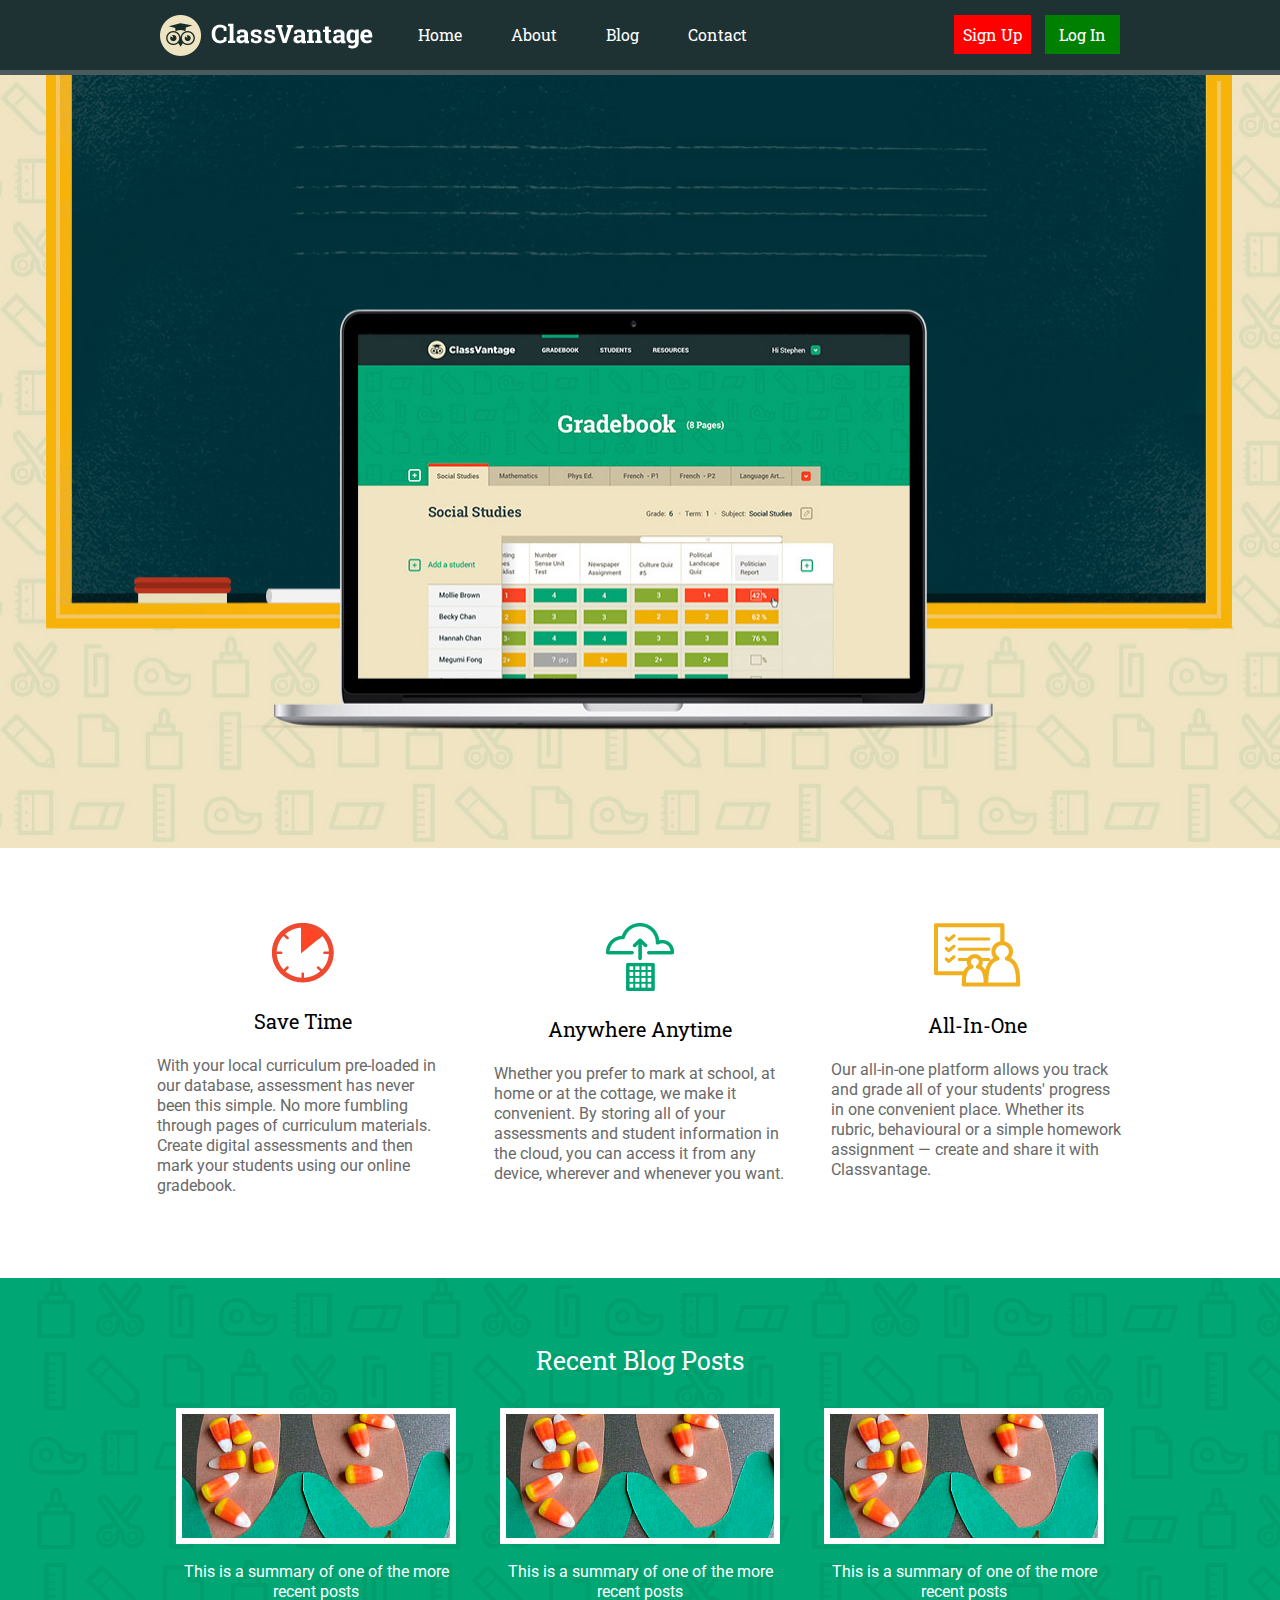
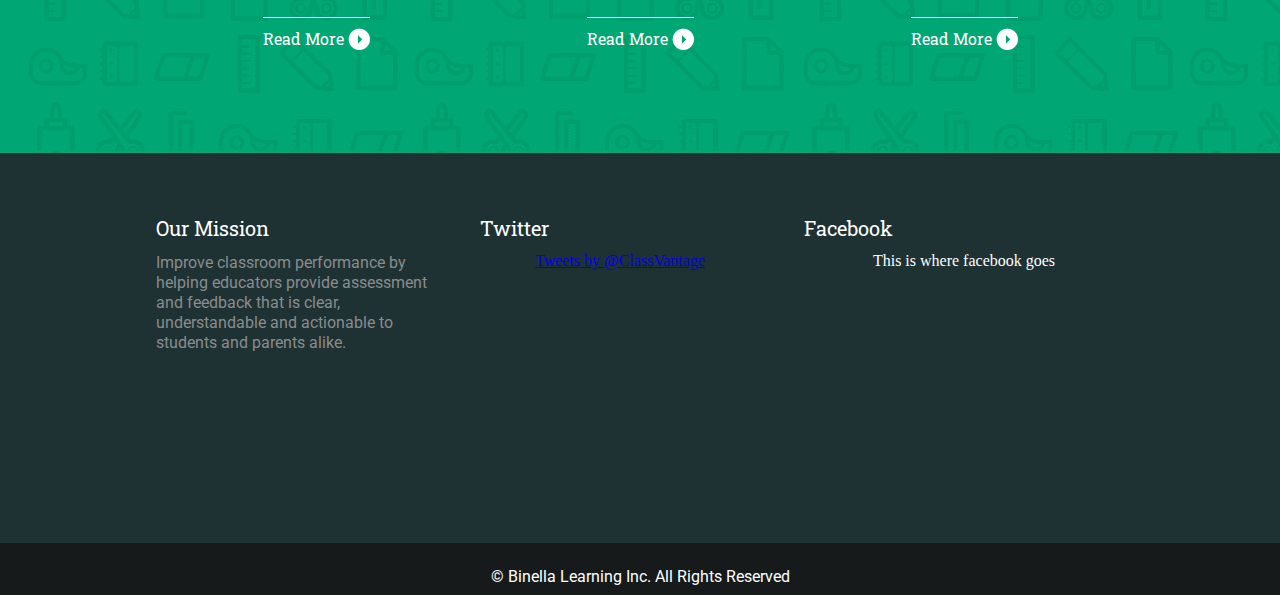
<file: index.html>
<!DOCTYPE HTML>
<html lang="en-US">
<head>
	<title>Marketing Site</title>
	<!-- Define our viewport and disable user zooming -->
	<meta name="viewport" content="width=device-width, initial-scale=1.0, user-scalable=no">
	<!-- We are using two stylesheets to keep things clear -->
	<link rel="stylesheet" href="style.css">
	<link rel="stylesheet" href="stylemq.css">
	<!-- Google Font -->
	<link href='http://fonts.googleapis.com/css?family=Roboto+Slab:400,700|Roboto:400,300italic,300,100italic,400italic,500,500italic,700,700italic,900,900italic' rel='stylesheet' type='text/css'>
	<!-- This is the twitter widget JavaScript -->
	<script>!function(d,s,id){var js,fjs=d.getElementsByTagName(s)[0],p=/^http:/.test(d.location)?'http':'https';if(!d.getElementById(id)){js=d.createElement(s);js.id=id;js.src=p+"://platform.twitter.com/widgets.js";fjs.parentNode.insertBefore(js,fjs);}}(document,"script","twitter-wjs");</script>

</head>
	<body>
		
		<div class="wrapper">
		
		<div class="header">
			<div class="bothmenus">
				<img src="images/logo.png" class="logo">
				<div class="nav">
					<ul>
						<li><a href="#home">Home</a></li>
						<li><a href="about/">About</a></li>
						<li><a href="blog/">Blog</a></li>
						<li><a href="#contact">Contact</a></li>
					</ul>
				</div>
				<div class="buttonnav">
					<ul>
						<li class="signup"><a href="#signupbotton">Sign Up</a></li>
						<li class="login"><a href="#loginbotton">Log In</a></li>
					</ul>
				</div>
				<a href="#" class="mobile-button"><img src="images/menubtn_mobile.gif"/></a>
			</div>
		</div>


			<!-- ============= TOP IMAGE SECTION ============= -->

			<div class="topimage" id="">

			</div>

			<!-- /#topp image -->

			<!-- ============= BENEFITS SECTION ============= -->

			<ul class="benefits clearfix">
					<li class="savetime benny">
						<img src="images/savetime.png" alt="save time">
						<h2>Save Time</h2>
						<p class="desc">With your local curriculum pre-loaded in our database, assessment has never been this simple. No more fumbling through pages of curriculum materials. Create digital assessments and then mark your students using our online gradebook.</p>
					</li>
					<li class="anywhere benny">
						<img src="images/anywhere.png" alt="Anywhere, Anytime">
						<h2>Anywhere Anytime</h2>
						<p class="desc">Whether you prefer to mark at school, at home or at the cottage, we make it convenient. By storing all of your assessments and student information in the cloud, you can access it from any device, wherever and whenever you want.</p>
					</li>

					<li class="communication benny lastone">
						<img src="images/communication.png" alt="All in One">
						<h2>All-In-One</h2>
						<p class="desc">Our all-in-one platform allows you track and grade all of your students' progress in one convenient place. Whether its rubric, behavioural or a simple homework assignment — create and share it with Classvantage. 
						</p>
					</li>
			</ul><!--/benefits -->

			<!-- ============= BLOG SECTION ============= -->
			
			<div class="blog clearfix" id="blog">
				<h2>Recent Blog Posts</h2>
				<div class="recentpost">
					<img src="images/blogimage.jpg" class="tempimage">
					<h4 class="summary">This is a summary of one of the more recent posts</h4>
					</li>
					<div class="readmore"> 
						<h4>Read More</h4>
						<img src="images/morearrow.png">
					</div>
				</div>	

				<div class="recentpost secondlastone">
					<img src="images/blogimage.jpg" class="tempimage">
					<h4 class="summary">This is a summary of one of the more recent posts</h4>
					<div class="readmore">
						<h4>Read More</h4>
						<img src="images/morearrow.png">
					</div>
				</div>

					<div class="recentpost lastone">
					<img src="images/blogimage.jpg" class="tempimage">
					<h4 class="summary">This is a summary of one of the more recent posts</h4>
					<div class="readmore">
						<h4>Read More</h4>
						<img src="images/morearrow.png">
					</div>
				</div>				
		

			</div><!-- /#blog

			<! ============= FOOTER SECTION ============= -->

			<ul class="footer clearfix" id="footer">
				
				<li class="mission footerdiv">
				<h2 class="missionheader">Our Mission</h2>
				<p>Improve classroom performance by helping educators provide assessment and feedback that is clear, understandable and actionable to students and parents alike. </p>
				</li>

				<li class="twitter footerdiv">	
				<h2>Twitter</h2>
				<a class="twitter-timeline" href="https://twitter.com/ClassVantage" data-widget-id="398144722595618817" data-tweet-limit="1" data-chrome="transparent">Tweets by @ClassVantage</a>
				</li>

				<li class="facebook footerdiv lastone">
				<h2>Facebook</h2>
					This is where facebook goes
				</li>

			</ul> <!--/footer -->

			
			<!-- ============= LEGAL SECTION ============= -->
			<div class="legal clearfix" id="legal">
				<p class="legal">&copy; Binella Learning Inc. All Rights Reserved</p>
			</div><!--/legal -->


		</div> <!-- closing the wrapper -->

		<script src="http://code.jquery.com/jquery-1.10.2.min.js"></script>
		<script src="header.js"></script>
	</body>
</html>
</file>
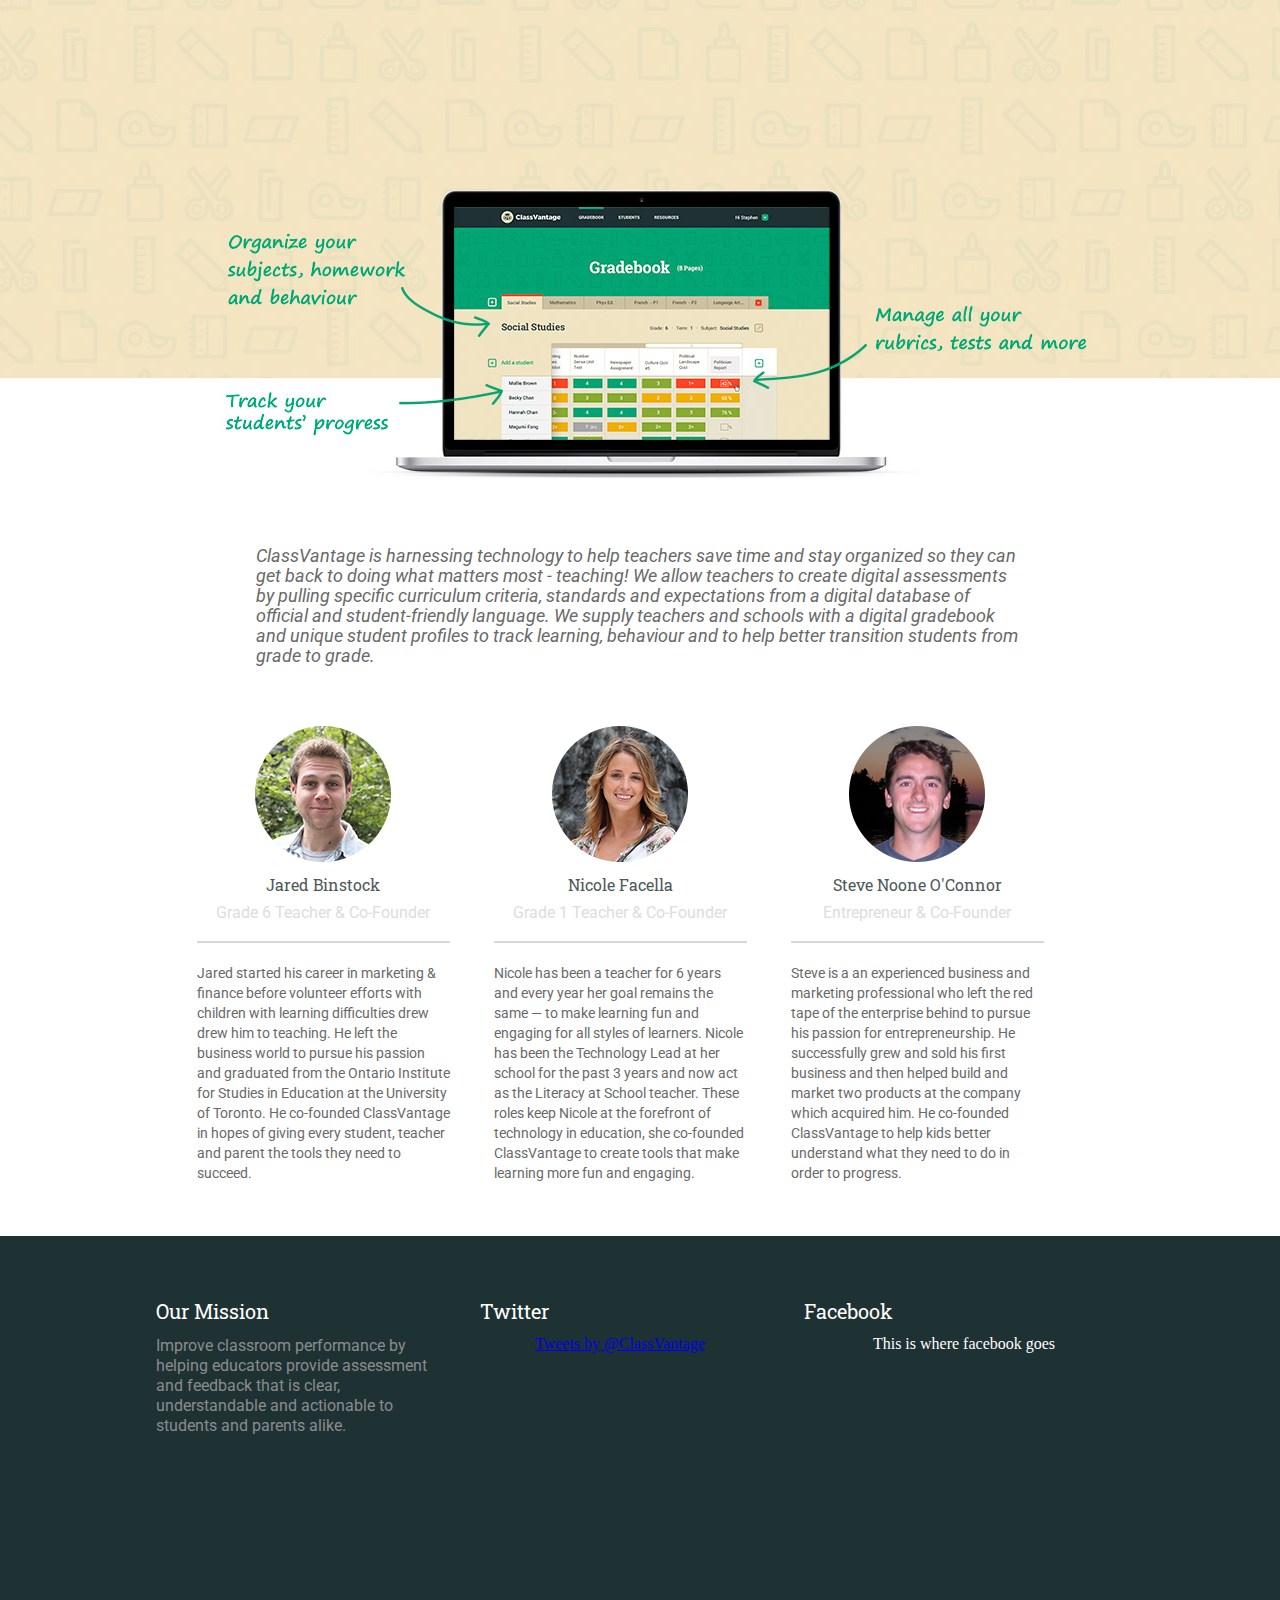
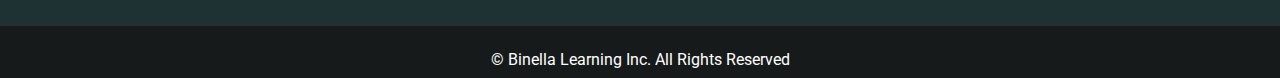
<file: about/index.html>
<!DOCTYPE HTML>
<html lang="en-US">
<head>
	<title>Marketing Site</title>
	<!-- Define our viewport and disable user zooming -->
	<meta name="viewport" content="width=device-width, initial-scale=1.0, user-scalable=no">
	<!-- We are using two stylesheets to keep things clear -->
	<link rel="stylesheet" href="../style.css">
	<link rel="stylesheet" href="../stylemq.css">
	<!-- Google Font -->
	<link href='http://fonts.googleapis.com/css?family=Roboto+Slab:400,700|Roboto:400,300italic,300,100italic,400italic,500,500italic,700,700italic,900,900italic' rel='stylesheet' type='text/css'>
	<!-- This is the twitter widget JavaScript -->
	<script>!function(d,s,id){var js,fjs=d.getElementsByTagName(s)[0],p=/^http:/.test(d.location)?'http':'https';if(!d.getElementById(id)){js=d.createElement(s);js.id=id;js.src=p+"://platform.twitter.com/widgets.js";fjs.parentNode.insertBefore(js,fjs);}}(document,"script","twitter-wjs");</script>

</head>
	<body>

	<!-- ============= HEADER SECTION ============= -->
	
	<!-- ============= TOP IMAGE SECTION ============= -->

			<div class="aboutustopimage" id="">

			</div>

			<!-- /#topp image -->
			
	<!-- ============= COMPANY DESC SECTION ============= -->
	<div class="wrapper">
	<div>
		<p class="companydesc clearfix">
			ClassVantage is harnessing technology to help teachers save time and stay organized so they can get back to doing what matters most - teaching! We allow teachers to create digital assessments by pulling specific curriculum criteria, standards and expectations from a digital database of official and student-friendly language. We supply teachers and schools with a digital gradebook and unique student profiles to track learning, behaviour and to help better transition students from grade to grade. 
		</p>
	</div>

	<div class="bios clearfix">
		<div class="fullbio">
			<img src="../images/jaredbiopic.png">
			<h3 class="name">Jared Binstock</h3>
			<h4 class="currentjob">Grade 6 Teacher & Co-Founder</h4>
			<p class="personalbio">
				Jared started his career in marketing & finance before volunteer efforts with children with learning difficulties drew drew him to teaching. He left the business world to pursue his passion and graduated from the Ontario Institute for Studies in Education at the University of Toronto. He co-founded ClassVantage in hopes of giving every student, teacher and parent the tools they need to succeed.
			</p>
		</div>
		<div class="fullbio">
			<img src="../images/nicolebiopic.png">
			<h3 class="name">Nicole Facella</h3>
			<h4 class="currentjob">Grade 1 Teacher & Co-Founder</h4>
			<p class="personalbio">
				Nicole has been a teacher for 6 years and every year her goal remains the same — to make learning fun and engaging for all styles of learners. Nicole has been the Technology Lead at her school for the past 3 years and now act as the Literacy at School teacher. These roles keep Nicole at the forefront of technology in education, she co-founded ClassVantage to create tools that make learning more fun and engaging.
			</p>
		</div>
		<div class="fullbio lastone">
			<img src="../images/stevebiopic.png">
			<h3 class="name">Steve Noone O'Connor</h3>
			<h4 class="currentjob">Entrepreneur & Co-Founder</h4>
			<p class="personalbio">
				Steve is a an experienced business and marketing professional who left the red tape of the enterprise behind to pursue his passion for entrepreneurship. He successfully grew and sold his first business and then helped build and market two products at the company which acquired him. He co-founded ClassVantage to help kids better understand what they need to do in order to progress. 
			</p>
		</div>
	</div>


	<!-- ============= BIO SECTION ============= -->

	<!--============= FOOTER SECTION ============= -->
 
			<ul class="footer clearfix" id="footer">
				
				<li class="mission footerdiv">
				<h2 class="missionheader">Our Mission</h2>
				<p>Improve classroom performance by helping educators provide assessment and feedback that is clear, understandable and actionable to students and parents alike. </p>
				</li>

				<li class="twitter footerdiv">	
				<h2>Twitter</h2>
				<a class="twitter-timeline" href="https://twitter.com/ClassVantage" data-widget-id="398144722595618817" data-tweet-limit="1" data-chrome="transparent">Tweets by @ClassVantage</a>
				</li>

				<li class="facebook footerdiv lastone">
				<h2>Facebook</h2>
					This is where facebook goes
				</li>

			</ul> <!--/footer -->



	<!-- ============= LEGAL SECTION ============= -->
		<div class="legal clearfix" id="legal">
			<p class="legal">&copy; Binella Learning Inc. All Rights Reserved</p>
		</div> <!--/legal -->
	</div>

	</body>
</html>
</file>
<file: stylemq.css>
@media (max-width: 1200px) {
	.topimage {
	  height: 618px;
	  background-size: 2080px 618px;
	}
}

@media (max-width: 960px) {
	.topimage {
	  height: 495px;
	  background-size: 1664px 495px;
	}
}

@media (max-width: 768px) {
	.topimage {
	  height: 396px;
	  background-size: 1331px 396px;
	}
}

@media (max-width: 614px) {
	.topimage {
	  height: 317px;
	  background-size: 1065px 317px;
	}
}

@media (max-width: 491px) {
	.topimage {
	  height: 254px;
	  background-size: 852px 254px;
	}
}

@media (max-width: 392px) {
	.topimage {
	  height: 203px;
	  background-size: 682px 203px;
	}
}

/** START: Main nav **/

@media (max-width: 979px) {
	.bothmenus { 
		width: 100%;
	}
}

@media (max-width: 818px) {
	.bothmenus .nav ul { 
		position: absolute;
		top: 0px;
		left: 0;
		width: 100%;
		height: 0;
		overflow: hidden;
	}

	/*.header {
		height: 359px;
		padding-top: 284px;
	}*/

	.nav ul li {
	  display: block;
	  padding: 0;
	  margin-bottom: 1px;
	  background: whiteSmoke;
	}

	.nav li a {
	    color: black;
	    font-size:16px;
	    text-decoration: none;
	    display: block;
	}

	.nav li a:hover {
	          border-top: none;
	          padding-top: 0;
	          color: black;
	          background: orange;
    }

	.buttonnav { display: none; }

	.mobile-button { 
		display: block;
		float: right; 
		margin: 27px 20px 0 0;
	}
}

/** END: Main nav **/

@media (max-width: 966px) {
	
	.benefits {
		height: auto;
		text-align: center;
		margin: 0 auto;
	}

	.benefits li {
		width: 90%;
		padding-top: 20px;
		padding-left: 40px;
	}	

	.benefits li.lastone {
		width: 90%;
		padding-top: 20px;
		padding-left: 40px;
		padding-right: 40px;
	}

	.desc {
		text-align: center;
	}

	.benefits .lastone {
		padding-bottom: 20px;
	}

	.blog .lastone {
		display: none;
	}

	.mission {
		display: none;
	}

	.companydesc {
		width: 90%;
		text-align: center;
	}

	.bios {
		height: auto;
	}

	.fullbio {
		width: 80%;
		padding: 20px;
	}
}

/* Landscape phone to portrait tablet */
@media (max-width: 767px) {

@media (max-width: 643px) {
	.benefits li {
		width: 90%;
	}

	.blog .secondlastone {
		display: none;
	}

	.twitter {
		display: none;
	}

	.fullbio {
		width: 100%;
		padding: 25px;
	}
}

/* Landscape phones and down */
@media (max-width: 480px) {

	.blog .secondlastone {
		display: none;
	}

	.twitter {
		display: none;
	}
}
</file>
<file: style.css>
@import url(reset.css);

/* Clearfix */
.clearfix:after {
     visibility: hidden;
     display: block;
     font-size: 0;
     content: " ";
     clear: both;
     height: 0;
     }
.clearfix { display: inline-block; }
* html .clearfix { height: 1%; }
.clearfix { display: block; }

/* Border box everything */
* { -moz-box-sizing: border-box; -webkit-box-sizing: border-box; box-sizing: border-box; }


/* =============================================================================
   								Page Defaults and Setup 
   ========================================================================== */

/*<!-- ============= TOP IMAGE SECTION ============= -->*/

.topimage {
  height: 773px;
  background: url(images/hometopimage.jpg) center top no-repeat;
  background-size: 2600px 773px;
}

/*<!-- ============= HEADER SECTION ============= -->*/

.header {
  background-color: rgb(30,49,51);
  border-bottom: 5px solid rgb(75,90,92);
  height: 75px;
  padding-bottom: 5px;
  font-family: 'Roboto Slab', serif;
}

.bothmenus {
  margin: 0 auto;
  text-align: center;
  width: 960px;
  height: 70px;
}

.bothmenus .logo {
  float: left;
  margin: 15px 45px 0 0;
}

.nav {
  text-align: center;
  float: left;
}

.nav ul li {
  display: inline-block;
  vertical-align: middle;
  padding-right: 45px;
  line-height: 70px;
}

.nav li a {
        color:white;
        font-size:16px;
        text-decoration: none;
      }

.nav li a:hover {
          border-top: 8px solid green;
          padding-top: 14px;
          color:white;
        }

.buttonnav {
  text-align: right;
}

.buttonnav ul li {
  display: inline-block;
  padding-top: 25px;
  padding-right: 10px;
}

.buttonnav ul li:last-child {
  padding-right: 0;
}

.buttonnav li a {
        color:white;
        font-size:16px;
        text-decoration: none;
      }

.signup a {
  vertical-align: right;
  border: 4px solid red;
  padding: 5px; 
  background-color: red;
  vertical-align: middle;
}

.login a {
  vertical-align: right;
  border: 4px solid green;
  padding: 5px 10px; 
  background-color: green;
  vertical-align: middle;
}

.mobile-button { display: none; }

.mobile-button img { display: block; }

/*<!-- ============= BENEFITS SECTION ============= -->*/

.benefits {
  height: 430px;
  margin: 0 auto;
  text-align: center;
}

.benefits li {
  width: 333px;
  padding-right: 40px;
  padding-top: 75px;
  text-align: center;
  vertical-align: top;
  font-family: 'Roboto', sans-serif;
  display: inline-block;
}

.benefits li.lastone {
  padding-right: 0;
  width: 293px;
}

.benny h2 {
  text-align: center;
  font-family: 'Roboto Slab', serif; color: rgb (57,72,74);
  font-size: 20px;
  margin: 25px 0px 25px 0px;
}

.desc {
  text-align: left; 
  font-size: 16px;
  line-height: 20px;
  font-family: 'Roboto', sans-serif; color: rgb(105,105,105);
}



/*<!-- ============= BLOG SECTION ============= -->*/

.blog {
  background-image: url(images/homeblogbackground.gif);
  height: 475px;
  text-align: center; 
  margin: 0 auto;
}

.blog h2 {
  text-align: center;
  vertical-align: top;
  font-family: 'Roboto Slab', serif; color: white;
  font-size: 25px;
  padding-top: 70px;
  padding-bottom: 35px;
}

.recentpost {
  width: 320px;
  font-family: 'Roboto', sans-serif; color: white;
  text-align: center;
  display: inline-block;
}

.tempimage {
  border: 6px solid white;
}

.summary {
  padding-top: 25px;
  text-align: center;
  padding-bottom: 15px;
  line-height: 20px;
  padding: 15px 5px 15px 5px;
}

.readmore {
  border-top:1px solid #fff;
  font-family: 'Roboto Slab', serif;
  display: inline-block;
}

.readmore h4 {
  display: inline-block; 
  vertical-align: middle;
  padding-top: 10px;
}

.readmore img {
  display: inline-block; 
  vertical-align: middle;
  padding-top: 10px;
}

.blog .lastone {
  padding-right: 0px;
}

/*<!-- ============= FOOTER SECTION ============= -->*/


.footer {
  background-color: rgb(30,49,51);
  height: 390px;
  text-align: center;
  margin: 0 auto;
}

.footerdiv {
  width: 320px;
  padding-right: 40px;
  font-family: 'Roboto', sans-serif 20px; color: white;
  display: inline-block;
  vertical-align: top;
  padding-top: 65px;
}

.footerdiv h2 {
  padding-bottom: 15px;
  text-align: left;
  font-family: 'Roboto Slab', serif; color: white;
  font-size: 20px;
}

.mission p {
  text-align: left;
  line-height: 20px; 
  font-size: 16px;
  font-family: 'Roboto', sans-serif; color: rgb(138,140,141);
}

.footer .lastone {
  padding-right: 0px;
}

/*<!-- ============= LEGAL SECTION ============= -->*/

.legal {
  background-color: rgb(23,26,26);
  font-family: 'Roboto', sans-serif 20px; color: white;
}

.legal {
  text-align: center;
  margin: 0;
  padding-top: 1%; 
  font-family: 'Roboto', sans-serif; color: white;
}

.legal p {
  font-size: 16px;
  padding-bottom: 10px;
}



/*<!-- ============= START OF ABOUT US CSS ============= -->*/
/*<!-- ============= START OF ABOUT US CSS ============= -->*/

.aboutustopimage {
  height: 526px;
  background: url(images/aboutustopimage.jpg) center top no-repeat;
  background-size: 2600px 526px;
}

.companydesc {
  font-family: 'Roboto', sans-serif; color: rgb(105,105,105);
  font-style: italic;
  font-size: 18px;
  line-height: 20px;
  margin: 0 auto;
  width: 60%;
  padding-top: 20px;
  padding-bottom: 30px;
}

.bios {
  margin: 0 auto;
  text-align: center;
  height: 540px;
}

.fullbio {
  width: 293px;
  padding-right: 40px;
  padding-top: 30px;
  display: inline-block;
  text-align: center;
  vertical-align: top;
}

.fullbio h3 {
  font-family:'Roboto Slab', serif; color: rgb(77,89,91);
  padding: 12px 0px 12px 0px;
}

.fullbio h4 {
  font-family: 'Roboto', sans-serif; color: rgb(221,221,221);
  padding-bottom: 20px;
  border-bottom: 2px solid rgb(216, 216, 216);
  vertical-align: bottom;
}

.personalbio {
  text-align: left;
  font-family: 'Roboto', sans-serif; color: rgb(105,105,105);
  font-size: 14px;
  padding-top: 20px;
  line-height: 20px;
}
/*
.bios .lastone {
  padding-right: 0px;
}*/
</file>
